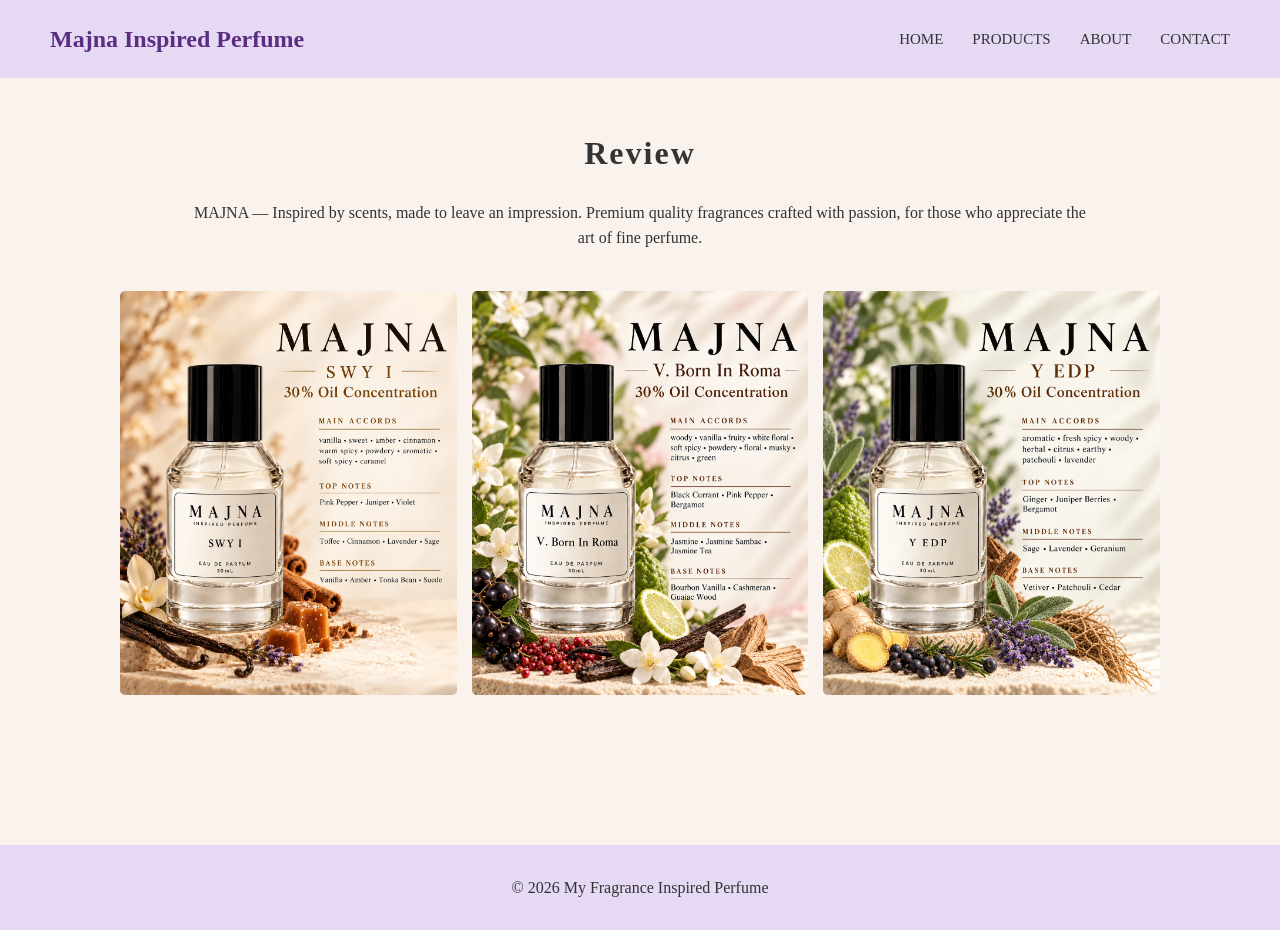
<file: index.html>
<DOCTYPE html>
<html lang="tl">
<head>
    <meta charset="UTF-8">
    <meta name="viewport" content="width=device-width, initial-scale=1.0">
    <title>Majna Inspired Perfume</title>
    <link rel="stylesheet" href="style.css">
</head>
<body>

    <!-- Header / Navigation -->
    <header>
        <div class="logo">
            <h1>Majna Inspired Perfume</h1>
        </div>
        <nav>
            <a href="#">HOME</a>
            <a href="products.html">PRODUCTS</a>
            <a href="#">ABOUT</a>
            <a href="#">CONTACT</a>
        </nav>
    </header>

    <!-- Main Content -->
    <main>
        <h2>Review</h2>
        <p>MAJNA — Inspired by scents, made to leave an impression. Premium quality fragrances crafted with passion, for those who appreciate the art of fine perfume.</p>
        
        <div class="gallery">
            <img src="bottles1.jpg" alt="Clear Bottles">
            <img src="bottles2.jpg" alt="Colorful Bottles">
            <img src="bottles3.jpg" alt="Reed Diffusers">
        </div>
    </main>

    <!-- Footer -->
    <footer>
        <p>&copy; 2026 My Fragrance Inspired Perfume</p>
    </footer>

</body>
</html>
</file>
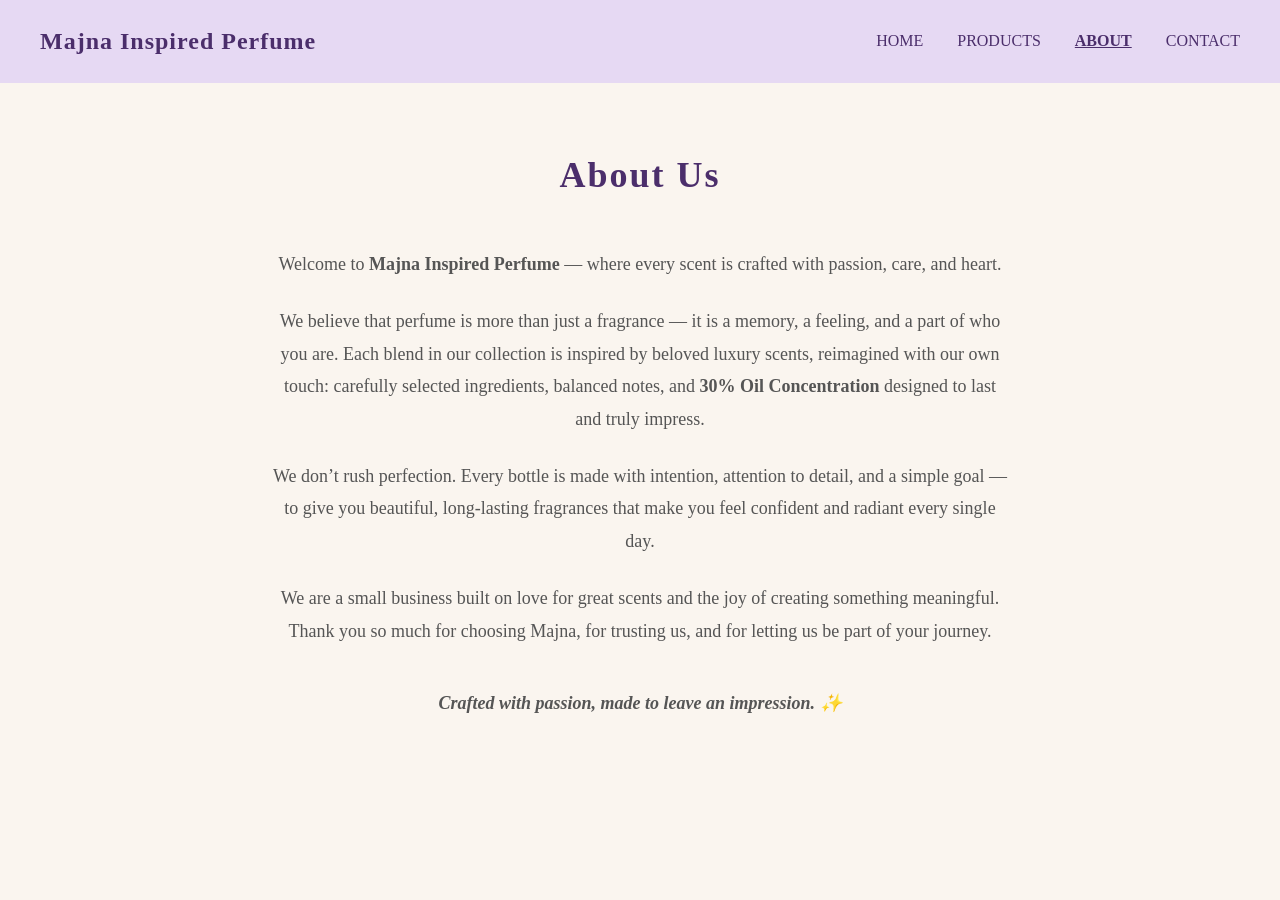
<file: about.html>
<!DOCTYPE html>
<html lang="en">
<head>
    <meta charset="UTF-8">
    <meta name="viewport" content="width=device-width, initial-scale=1.0">
    <title>About - Majna Inspired Perfume</title>
    <style>
        * {
            margin: 0;
            padding: 0;
            box-sizing: border-box;
            font-family: 'Georgia', serif;
        }

        body {
            background-color: #faf5ef;
            color: #333;
            line-height: 1.8;
        }

        header {
            background-color: #e6d9f3;
            padding: 20px 40px;
            display: flex;
            justify-content: space-between;
            align-items: center;
        }

        .logo {
            font-size: 24px;
            font-weight: bold;
            color: #4b2e6b;
            letter-spacing: 1px;
        }

        nav a {
            margin-left: 30px;
            text-decoration: none;
            color: #4b2e6b;
            font-size: 16px;
        }

        nav a:hover,
        nav a.active {
            text-decoration: underline;
            font-weight: bold;
        }

        .about-container {
            max-width: 800px;
            margin: 60px auto;
            padding: 0 30px;
            text-align: center;
        }

        .about-container h1 {
            font-size: 36px;
            color: #4b2e6b;
            margin-bottom: 40px;
            letter-spacing: 2px;
        }

        .about-container p {
            font-size: 18px;
            margin-bottom: 25px;
            color: #555;
        }

        .tagline {
            margin-top: 40px;
            font-size: 20px;
            font-style: italic;
            color: #7b52a0;
            font-weight: bold;
        }

        @media (max-width: 600px) {
            header {
                flex-direction: column;
                gap: 15px;
            }
            nav a {
                margin: 0 10px;
            }
        }
    </style>
</head>
<body>

    <header>
        <div class="logo">Majna Inspired Perfume</div>
        <nav>
            <a href="index.html">HOME</a>
            <a href="products.html">PRODUCTS</a>
            <a href="about.html" class="active">ABOUT</a>
            <a href="contact.html">CONTACT</a>
        </nav>
    </header>

    <main class="about-container">
        <h1>About Us</h1>

        <p>Welcome to <strong>Majna Inspired Perfume</strong> — where every scent is crafted with passion, care, and heart.</p>

        <p>We believe that perfume is more than just a fragrance — it is a memory, a feeling, and a part of who you are. Each blend in our collection is inspired by beloved luxury scents, reimagined with our own touch: carefully selected ingredients, balanced notes, and <strong>30% Oil Concentration</strong> designed to last and truly impress.</p>

        <p>We don’t rush perfection. Every bottle is made with intention, attention to detail, and a simple goal — to give you beautiful, long-lasting fragrances that make you feel confident and radiant every single day.</p>

        <p>We are a small business built on love for great scents and the joy of creating something meaningful. Thank you so much for choosing Majna, for trusting us, and for letting us be part of your journey.</p>

        <p class="tagline">Crafted with passion, made to leave an impression. ✨</p>
    </main>

</body>
</html>
</file>
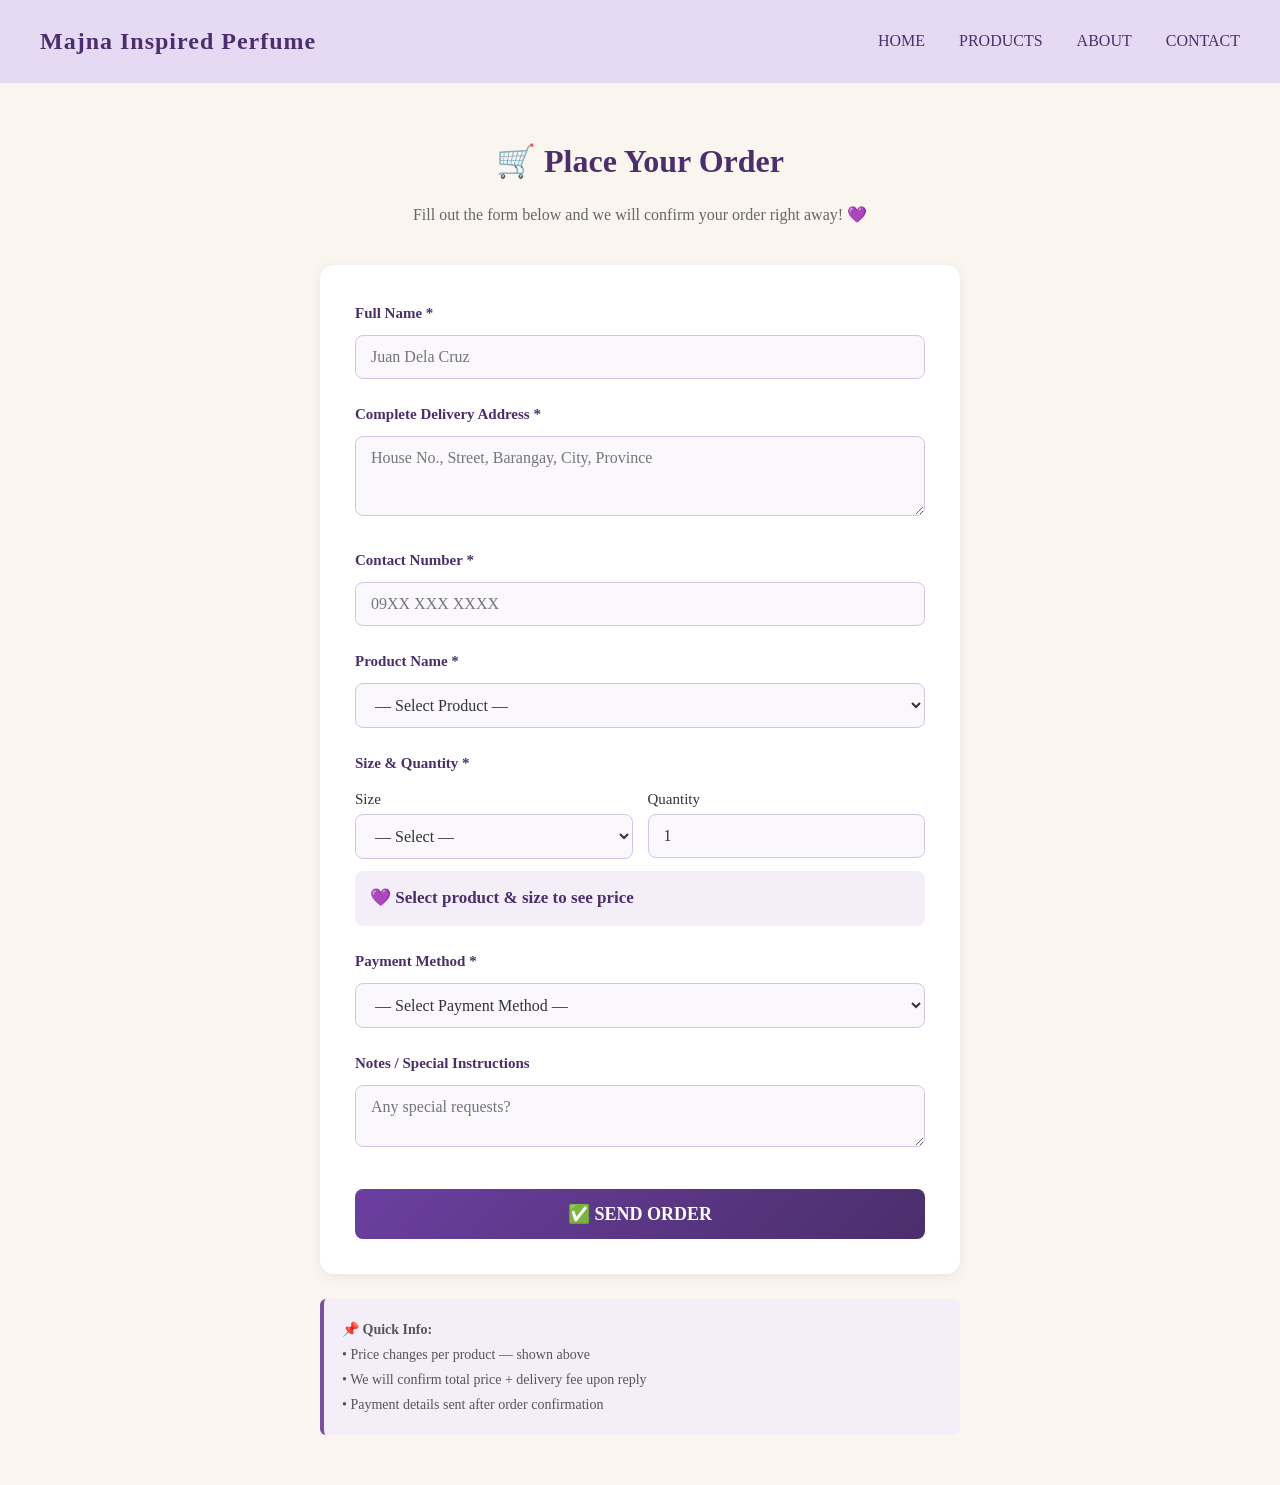
<file: checkout.html>
<!DOCTYPE html>
<html lang="en">
<head>
    <meta charset="UTF-8">
    <meta name="viewport" content="width=device-width, initial-scale=1.0">
    <title>Checkout / Order - Majna Inspired Perfume</title>
    <style>
        * {
            margin: 0;
            padding: 0;
            box-sizing: border-box;
            font-family: 'Georgia', serif;
        }

        body {
            background-color: #faf5ef;
            color: #333;
            line-height: 1.8;
        }

        header {
            background-color: #e6d9f3;
            padding: 20px 40px;
            display: flex;
            justify-content: space-between;
            align-items: center;
            flex-wrap: wrap;
        }

        .logo {
            font-size: 24px;
            font-weight: bold;
            color: #4b2e6b;
            letter-spacing: 1px;
        }

        nav a {
            margin-left: 30px;
            text-decoration: none;
            color: #4b2e6b;
            font-size: 16px;
        }

        nav a:hover {
            text-decoration: underline;
            font-weight: bold;
        }

        .form-container {
            max-width: 700px;
            margin: 50px auto;
            padding: 0 30px;
        }

        .form-container h1 {
            font-size: 32px;
            color: #4b2e6b;
            text-align: center;
            margin-bottom: 10px;
        }

        .form-container p.intro {
            text-align: center;
            color: #666;
            margin-bottom: 35px;
        }

        .order-form {
            background: #fff;
            padding: 35px;
            border-radius: 14px;
            box-shadow: 0 3px 12px rgba(75, 46, 107, 0.08);
        }

        .form-group {
            margin-bottom: 22px;
        }

        label {
            display: block;
            color: #4b2e6b;
            font-weight: bold;
            margin-bottom: 8px;
            font-size: 15px;
        }

        input, select, textarea {
            width: 100%;
            padding: 12px 15px;
            border: 1px solid #d4c4e8;
            border-radius: 8px;
            font-size: 16px;
            background-color: #faf8fc;
            color: #333;
        }

        input:focus, select:focus, textarea:focus {
            outline: none;
            border-color: #7b52a0;
            background-color: #fff;
        }

        .size-row {
            display: flex;
            gap: 15px;
            flex-wrap: wrap;
        }

        .size-col {
            flex: 1;
            min-width: 140px;
        }

        .price-display {
            background-color: #f4eef9;
            padding: 12px 15px;
            border-radius: 8px;
            margin-top: 12px;
            font-size: 17px;
            color: #4b2e6b;
            font-weight: bold;
        }

        button {
            width: 100%;
            padding: 14px;
            background: linear-gradient(135deg, #6b3fa0, #4b2e6b);
            color: #fff;
            border: none;
            border-radius: 8px;
            font-size: 18px;
            font-weight: bold;
            cursor: pointer;
            margin-top: 10px;
            transition: 0.3s;
        }

        button:hover {
            background: linear-gradient(135deg, #7b52a0, #5b3e7b);
            transform: translateY(-2px);
        }

        .note {
            margin-top: 25px;
            padding: 18px;
            background-color: #f4eef9;
            border-left: 4px solid #7b52a0;
            border-radius: 6px;
            font-size: 14px;
            color: #555;
        }

        .success-msg {
            display: none;
            background-color: #eef9f0;
            border-left: 4px solid #4b9b6e;
            padding: 20px;
            margin-top: 20px;
            border-radius: 6px;
            color: #2f6b4a;
            text-align: center;
        }

        @media (max-width: 600px) {
            header { flex-direction: column; gap: 12px; }
            nav a { margin: 0 8px; font-size: 14px; }
            .order-form { padding: 20px; }
        }
    </style>
</head>
<body>

    <header>
        <div class="logo">Majna Inspired Perfume</div>
        <nav>
            <a href="index.html">HOME</a>
            <a href="products.html">PRODUCTS</a>
            <a href="about.html">ABOUT</a>
            <a href="contact.html">CONTACT</a>
        </nav>
    </header>

    <main class="form-container">
        <h1>🛒 Place Your Order</h1>
        <p class="intro">Fill out the form below and we will confirm your order right away! 💜</p>

        <form class="order-form" id="orderForm">
            <div class="form-group">
                <label for="name">Full Name *</label>
                <input type="text" id="name" required placeholder="Juan Dela Cruz">
            </div>

            <div class="form-group">
                <label for="address">Complete Delivery Address *</label>
                <textarea id="address" rows="3" required placeholder="House No., Street, Barangay, City, Province"></textarea>
            </div>

            <div class="form-group">
                <label for="phone">Contact Number *</label>
                <input type="tel" id="phone" required placeholder="09XX XXX XXXX">
            </div>

            <!-- PRODUKTO - MAY SARILING PRESYO ANG BAWAT ISA -->
            <div class="form-group">
                <label for="product">Product Name *</label>
                <select id="product" required>
                    <option value="">— Select Product —</option>
                    <option value="SWY I">SWY I</option>
                    <option value="Imagination">Imagination</option>
                    <option value="Y EDP">Y EDP</option>
                    <option value="V. Born In Roma">V. Born In Roma</option>
                    <option value="Versace Eros Flame">Versace Eros Flame</option>
                    <option value="Versace Eros">Versace Eros</option>
                    <option value="Polo Red">Polo Red</option>
                    <option value="Blue Talisman">Blue Talisman</option>
                    <option value="Spicebomb">Spicebomb</option>
                    <option value="Prada Candy">Prada Candy</option>
                    <option value="La Nuit de L'Homme">La Nuit de L'Homme</option>
                </select>
            </div>

            <div class="form-group">
                <label>Size & Quantity *</label>
                <div class="size-row">
                    <div class="size-col">
                        <label style="all:unset; font-weight:normal; color:#333; font-size:15px;">Size</label>
                        <select id="size" required>
                            <option value="">— Select —</option>
                            <option value="30ml">30ml</option>
                            <option value="50ml">50ml</option>
                        </select>
                    </div>
                    <div class="size-col">
                        <label style="all:unset; font-weight:normal; color:#333; font-size:15px;">Quantity</label>
                        <input type="number" id="qty" min="1" max="10" value="1" required>
                    </div>
                </div>
                <div class="price-display" id="priceDisplay">💜 Select product & size to see price</div>
            </div>

            <div class="form-group">
                <label for="payment">Payment Method *</label>
                <select id="payment" required>
                    <option value="">— Select Payment Method —</option>
                    <option value="GCash">GCash</option>
                    
                </select>
                <!-- GCash Instructions - Lalabas kapag GCash ang pinili -->
<div id="gcashNote" style="display:none; background:#f0f4ff; padding:15px; border-radius:8px; border-left:4px solid #4285f4; margin-top:12px;">
    <strong>💙 GCash Payment Instructions:</strong><br>
    ✔️ We will reply within 24 hours with our GCash number & total amount<br>
    ✔️ Please send payment ONLY AFTER we confirm your order<br>
    ✔️ Send screenshot of payment to us via Facebook or Email 💜
</div>
            </div>

            <div class="form-group">
                <label for="message">Notes / Special Instructions</label>
                <textarea id="message" rows="2" placeholder="Any special requests?"></textarea>
            </div>

            <button type="submit">✅ SEND ORDER</button>
        </form>

        <div class="success-msg" id="successMsg">
            <strong>Order Sent Successfully! ✨</strong><br>
            Thank you! We will confirm your order & total price within 24 hours. 💜
        </div>

        <div class="note">
            <strong>📌 Quick Info:</strong><br>
            • Price changes per product — shown above<br>
            • We will confirm total price + delivery fee upon reply<br>
            • Payment details sent after order confirmation
        </div>
    </main>

    <script>
        // ==========================================================
        // ✏️ ILAGAY MO ANG PRESYO NG BAWAT PRODUKTO DITO 👇
        // ==========================================================
        const PRICES = {
            "SWY I":               { ml30: 450, ml50: 750 },
            "Imagination":        { ml30: 450, ml50: 750 },
            "Y EDP":               { ml30: 450, ml50: 750 },
            "V. Born In Roma":     { ml30: 450, ml50: 750 },
            "Versace Eros Flame":  { ml30: 450, ml50: 750 },
            "Versace Eros":        { ml30: 450, ml50: 750 },
            "Polo Red":            { ml30: 450, ml50: 750 },
            "Blue Talisman":       { ml30: 450, ml50: 750 },
            "Spicebomb":           { ml30: 450, ml50: 750 },
            "Prada Candy":         { ml30: 450, ml50: 750 },
            "La Nuit de L'Homme":  { ml30: 450, ml50: 750 }
        };
        // ==========================================================
        // PALITAN MO LANG ANG MGA NUMERO SA TAAS ✏️
        // ==========================================================

        const productSelect = document.getElementById('product');
        const sizeSelect = document.getElementById('size');
        const qtyInput = document.getElementById('qty');
        const priceDisplay = document.getElementById('priceDisplay');

        // I-update ang presyo kapag may napili
        function updatePrice() {
            const product = productSelect.value;
            const size = sizeSelect.value;
            const qty = parseInt(qtyInput.value) || 1;

            if (!product || !size) {
                priceDisplay.innerHTML = '💜 Select product & size to see price';
                return;
            }

            const priceData = PRICES[product];
            if (!priceData) {
                priceDisplay.innerHTML = '⚠️ Product not found';
                return;
            }

            const priceEach = size === '30ml' ? priceData.ml30 : priceData.ml50;
            const total = priceEach * qty;

            priceDisplay.innerHTML = `💰 Price: ₱${priceEach.toLocaleString()} each &nbsp;|&nbsp; Total: ₱${total.toLocaleString()}`;
        }

        productSelect.addEventListener('change', updatePrice);
        sizeSelect.addEventListener('change', updatePrice);
        qtyInput.addEventListener('input', updatePrice);
        // GCash note toggle
const paymentSelect = document.getElementById('payment');
const gcashNote = document.getElementById('gcashNote');

paymentSelect.addEventListener('change', function() {
    if (this.value === 'GCash') {
        gcashNote.style.display = 'block';
    } else {
        gcashNote.style.display = 'none';
    }
});

        // Kapag nag-submit ng order
        document.getElementById('orderForm').addEventListener('submit', function(e) {
            e.preventDefault();

            const name = document.getElementById('name').value;
            const address = document.getElementById('address').value;
            const phone = document.getElementById('phone').value;
            const product = document.getElementById('product').value;
            const size = document.getElementById('size').value;
            const qty = document.getElementById('qty').value;
            const payment = document.getElementById('payment').value;
            const message = document.getElementById('message').value || 'None';

            // Kunin ang tamang presyo
            const priceData = PRICES[product];
            const priceEach = size === '30ml' ? priceData.ml30 : priceData.ml50;
            const totalPrice = priceEach * parseInt(qty);

            // Buuin ang mensahe
            const orderText = `
🛒 NEW ORDER FROM MAJNA WEBSITE

👤 Customer Name: ${name}
📍 Delivery Address: ${address}
📱 Contact Number: ${phone}

🛍️ ORDER DETAILS:
Product: ${product}
Size: ${size}
Quantity: ${qty} pcs
Price Each: ₱${priceEach.toLocaleString()}
ESTIMATED TOTAL: ₱${totalPrice.toLocaleString()}

💳 Payment Method: ${payment}

📝 Notes: ${message}
            `.trim();

          // =====================================================
// ✅ DUMATING AGAD SA EMAIL MO + NOTIFIKASYON 📧
// =====================================================

// PALITAN MO ITO NG IYONG TOTOONG EMAIL
const yourEmail = 'Rashidusain24@gmail.com';  // ← ILAGAY ANG EMAIL MO

// Gumawa ng buong mensahe
const subject = encodeURIComponent(`🛒 NEW ORDER: ${product} - ${name}`);
const body = encodeURIComponent(orderText);


// ✅ DIREKTANG LINK SA PAGE MO — GAMIT ANG PAGE ID MO
const fbPageId = "61593736892215";
const messengerLink = "https://m.me/" + fbPageId + "?text=" + encodeURIComponent(orderText);

// ✅ BUBUKAS AGAD SA MESSENGER NG PAGE MO
window.open(messengerLink, "_blank");

// ✅ IPAPAKITA RIN ANG LINK — PANG-SIGURADO
alert("✅ Order Sent! 💜\n\n👉 Bubukas sa Messenger ng iyong Page!\n\n👉 Kung hindi bumukas agad, pindutin ang link:\n\n" + messengerLink);

// ✅ IPAPAKITA RIN SA PAHINA — MAY PINDUTAN
document.getElementById("successMsg").innerHTML = 
  "✅ Order Sent! 💜<br><br>" +
  "<a href='" + messengerLink + "' target='_blank' style='color: #7821ec; font-weight: bold; font-size: 16px;'>" +
  "👉 PINDUTIN DITO para pumunta sa Messenger</a>";

// ✅ I-reset ang form
document.getElementById("successMsg").style.display = "block";
document.getElementById("orderForm").reset();
priceDisplay.innerHTML = "💜 Select product & size to see price";
// =====================================================
// 💡 PAANO MO MALALAMAN NA MAY ORDER?
// =====================================================
// 1. 📧 DARATING AGAD SA EMAIL INBOX MO
// 2. 📱 KUNG MAY EMAIL APP KA SA CELLPHONE → MAY NOTIFIKASYON KA AGAD
// 3. 💜 BASAHIN MO ANG DETALYE → I-REPLY MO SA CUSTOMER
        });
    </script>
</body>
</html>
</file>
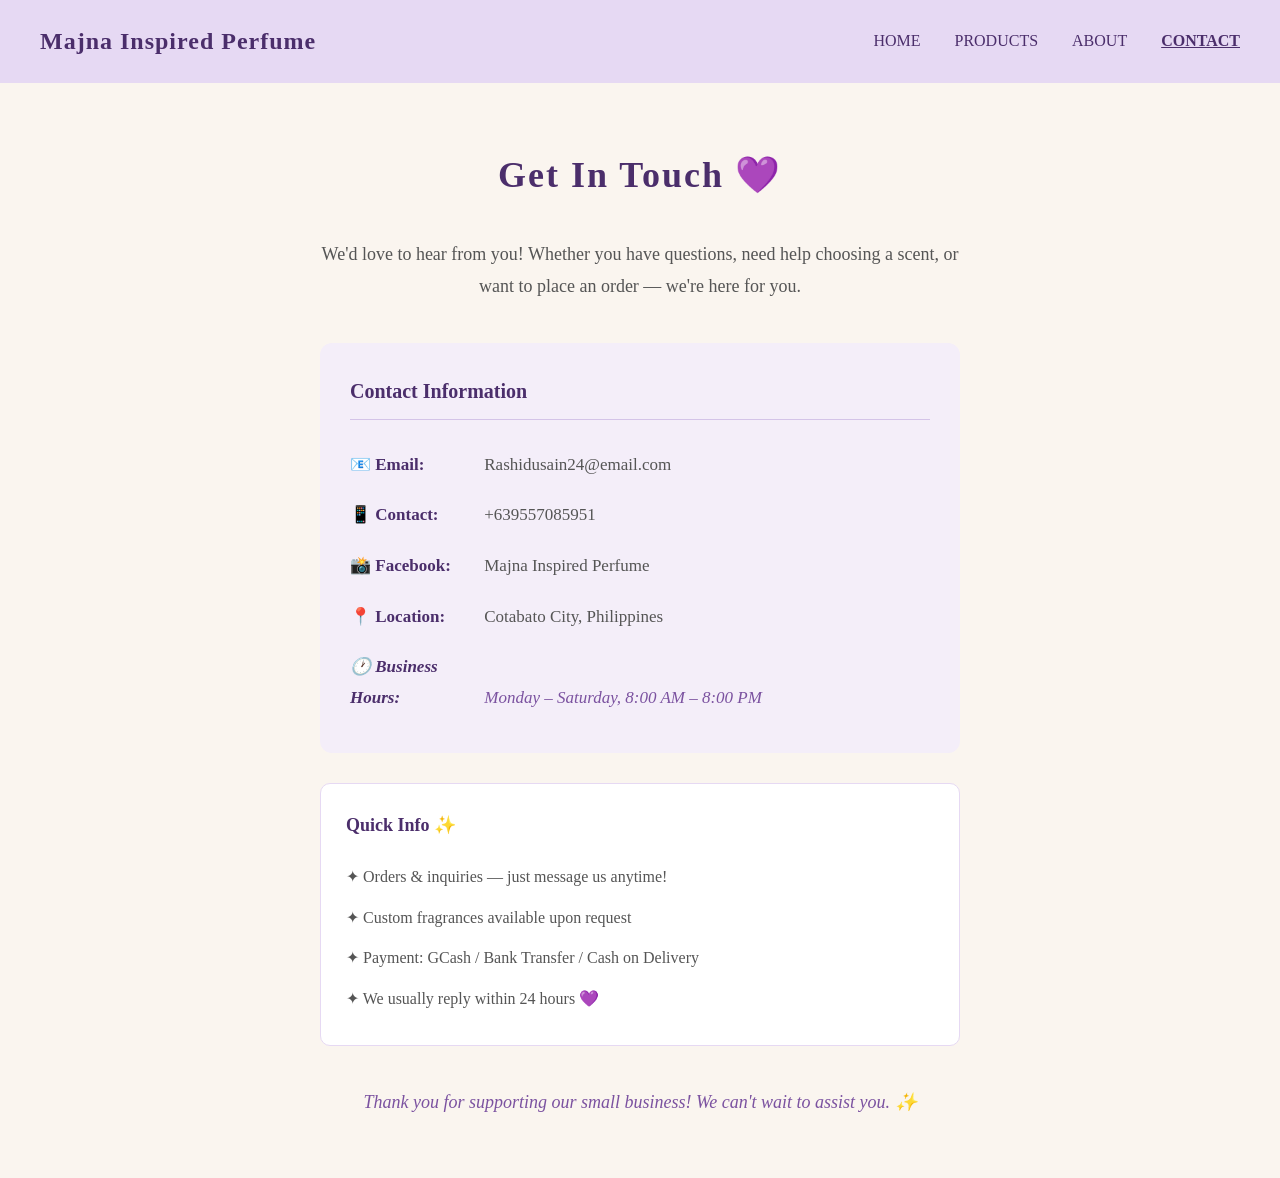
<file: contact.html>
<!DOCTYPE html>
<html lang="en">
<head>
    <meta charset="UTF-8">
    <meta name="viewport" content="width=device-width, initial-scale=1.0">
    <title>Contact - Majna Inspired Perfume</title>
    <style>
        * {
            margin: 0;
            padding: 0;
            box-sizing: border-box;
            font-family: 'Georgia', serif;
        }

        body {
            background-color: #faf5ef;
            color: #333;
            line-height: 1.8;
        }

        header {
            background-color: #e6d9f3;
            padding: 20px 40px;
            display: flex;
            justify-content: space-between;
            align-items: center;
            flex-wrap: wrap;
        }

        .logo {
            font-size: 24px;
            font-weight: bold;
            color: #4b2e6b;
            letter-spacing: 1px;
        }

        nav a {
            margin-left: 30px;
            text-decoration: none;
            color: #4b2e6b;
            font-size: 16px;
        }

        nav a:hover,
        nav a.active {
            text-decoration: underline;
            font-weight: bold;
        }

        .contact-container {
            max-width: 700px;
            margin: 60px auto;
            padding: 0 30px;
        }

        .contact-container h1 {
            font-size: 36px;
            color: #4b2e6b;
            margin-bottom: 30px;
            text-align: center;
            letter-spacing: 2px;
        }

        .intro-text {
            text-align: center;
            font-size: 18px;
            color: #555;
            margin-bottom: 40px;
        }

        .contact-box {
            background-color: #f4eef9;
            border-radius: 12px;
            padding: 30px;
            margin-bottom: 30px;
        }

        .contact-box h2 {
            color: #4b2e6b;
            font-size: 20px;
            margin-bottom: 20px;
            padding-bottom: 10px;
            border-bottom: 1px solid #d4c4e8;
        }

        .contact-item {
            padding: 10px 0;
            font-size: 17px;
            color: #555;
        }

        .contact-item strong {
            color: #4b2e6b;
            display: inline-block;
            width: 130px;
        }

        .hours {
            color: #7b52a0;
            font-style: italic;
        }

        .quick-info {
            background-color: #fff;
            border: 1px solid #e6d9f3;
            border-radius: 10px;
            padding: 25px;
        }

        .quick-info h3 {
            color: #4b2e6b;
            margin-bottom: 15px;
            font-size: 18px;
        }

        .quick-info p {
            padding: 6px 0;
            color: #555;
        }

        .closing {
            text-align: center;
            margin-top: 40px;
            font-size: 18px;
            color: #7b52a0;
            font-style: italic;
        }

        @media (max-width: 600px) {
            header {
                flex-direction: column;
                gap: 15px;
            }
            nav a {
                margin: 0 10px;
            }
            .contact-item strong {
                display: block;
                margin-bottom: 3px;
            }
        }
    </style>
</head>
<body>

    <header>
        <div class="logo">Majna Inspired Perfume</div>
        <nav>
            <a href="index.html">HOME</a>
            <a href="products.html">PRODUCTS</a>
            <a href="about.html">ABOUT</a>
            <a href="contact.html" class="active">CONTACT</a>
        </nav>
    </header>

    <main class="contact-container">
        <h1>Get In Touch 💜</h1>

        <p class="intro-text">We'd love to hear from you! Whether you have questions, need help choosing a scent, or want to place an order — we're here for you.</p>

        <div class="contact-box">
            <h2>Contact Information</h2>

            <div class="contact-item">
                <strong>📧 Email:</strong> Rashidusain24@email.com
            </div>
            <div class="contact-item">
                <strong>📱 Contact:</strong> +639557085951
            </div>
            <div class="contact-item">
                <strong>📸 Facebook:</strong> Majna Inspired Perfume
            </div>
            <div class="contact-item">
                <strong>📍 Location:</strong> Cotabato City, Philippines
            </div>
            <div class="contact-item hours">
                <strong>🕐 Business Hours:</strong> Monday – Saturday, 8:00 AM – 8:00 PM
            </div>
        </div>

        <div class="quick-info">
            <h3>Quick Info ✨</h3>
            <p>✦ Orders & inquiries — just message us anytime!</p>
            <p>✦ Custom fragrances available upon request</p>
            <p>✦ Payment: GCash / Bank Transfer / Cash on Delivery</p>
            <p>✦ We usually reply within 24 hours 💜</p>
        </div>

        <p class="closing">Thank you for supporting our small business! We can't wait to assist you. ✨</p>
    </main>

</body>
</html>
</file>
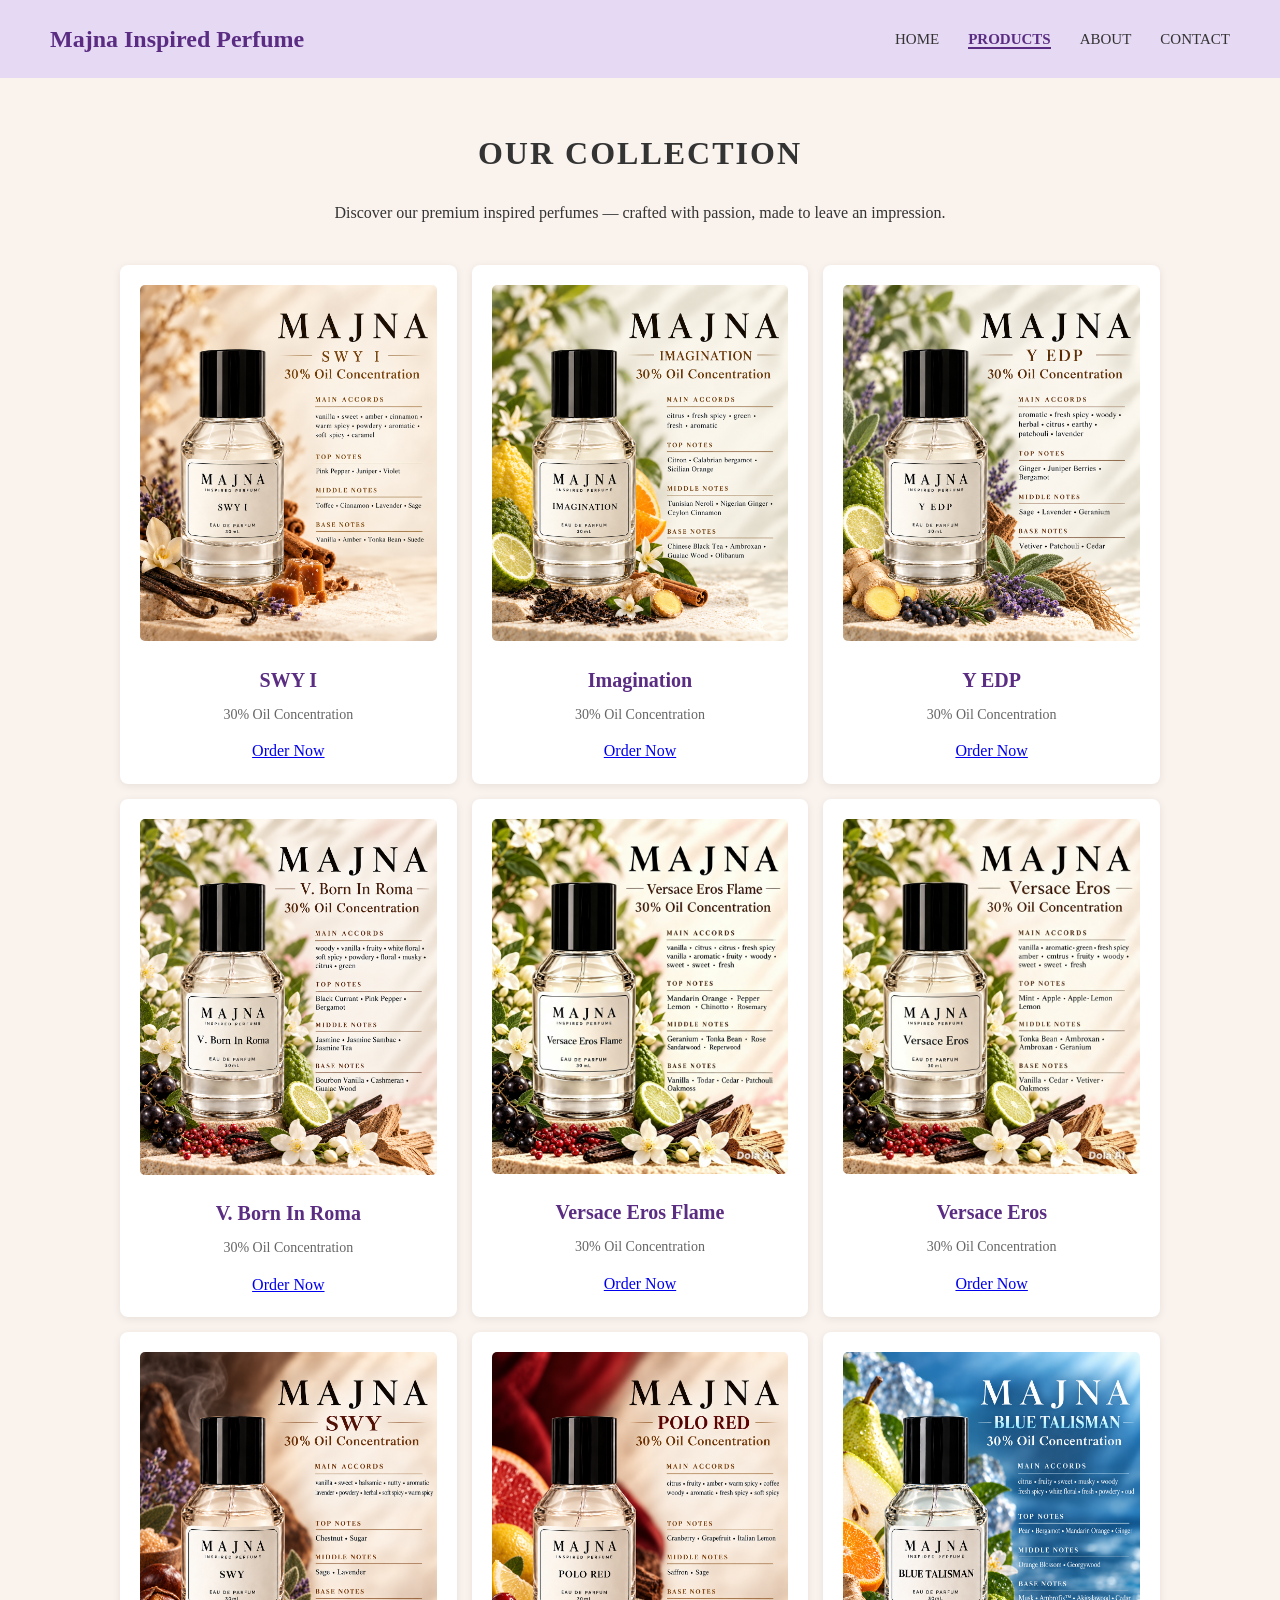
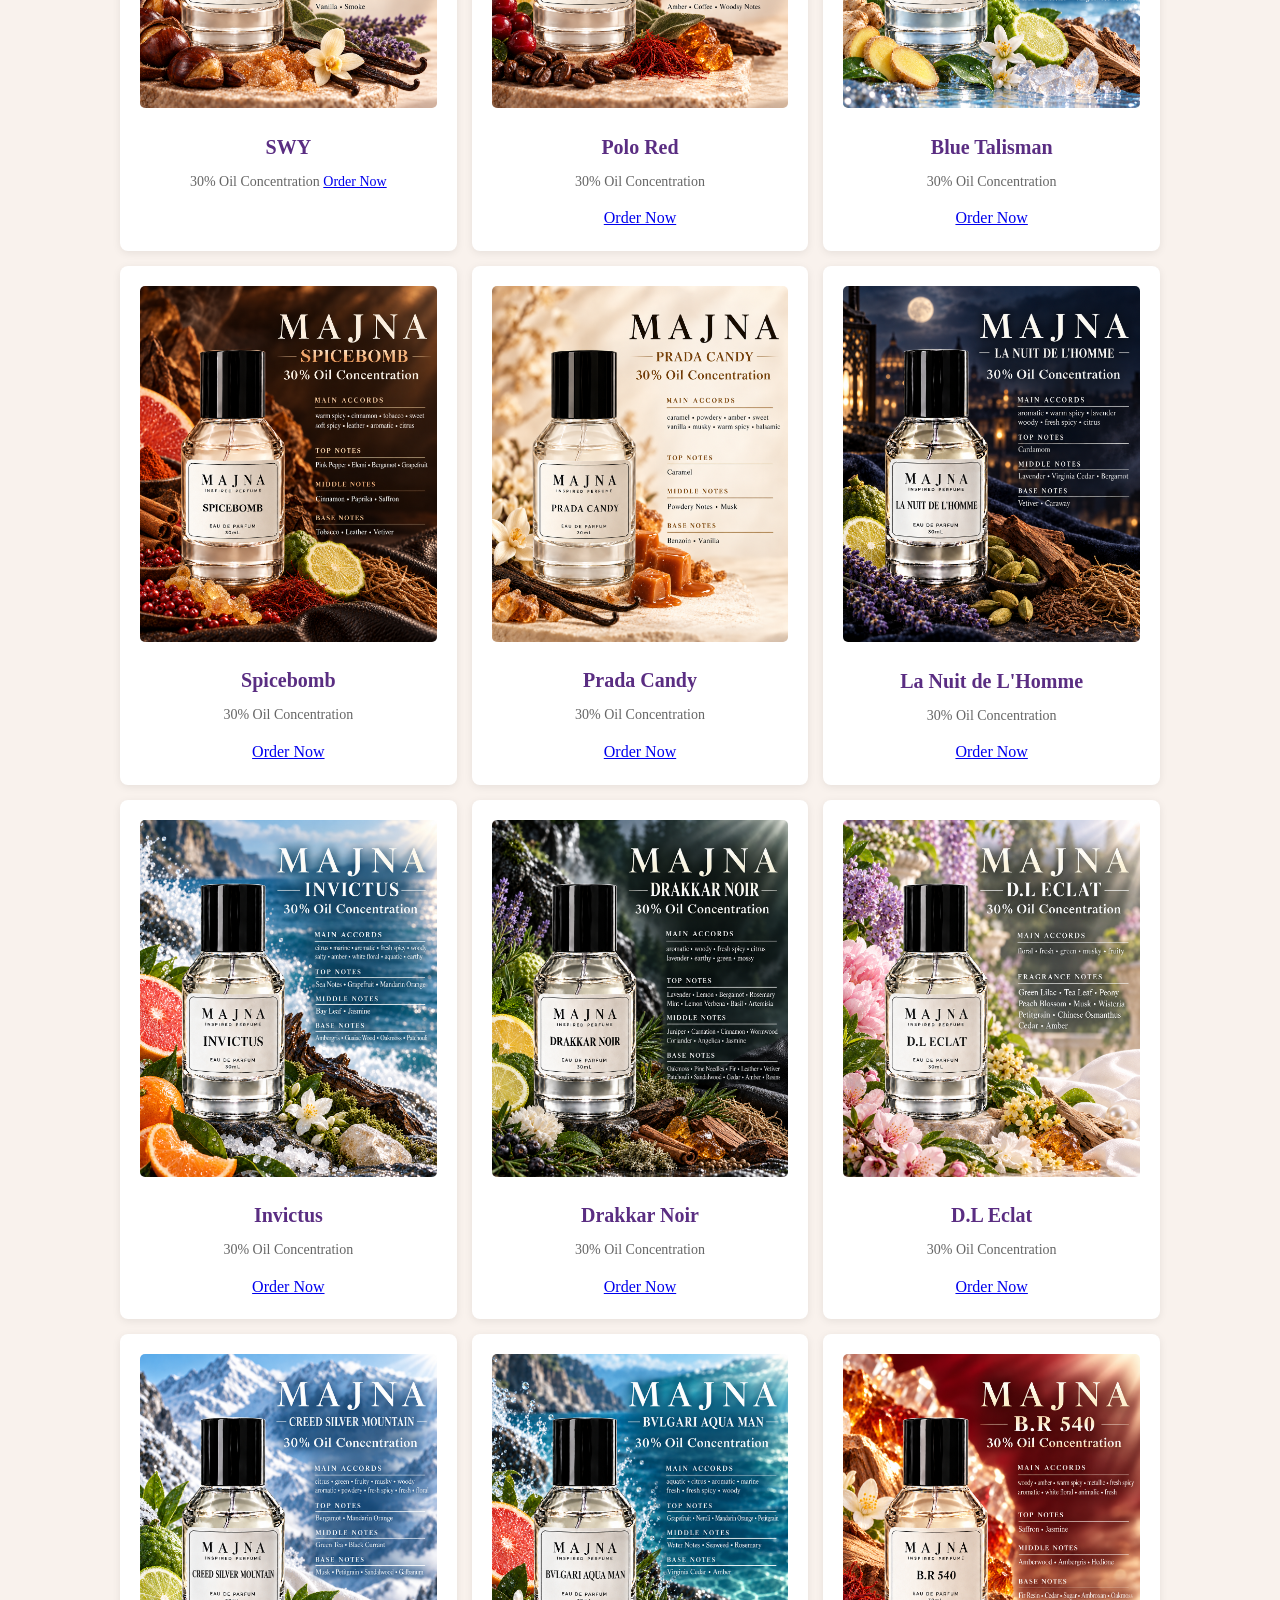
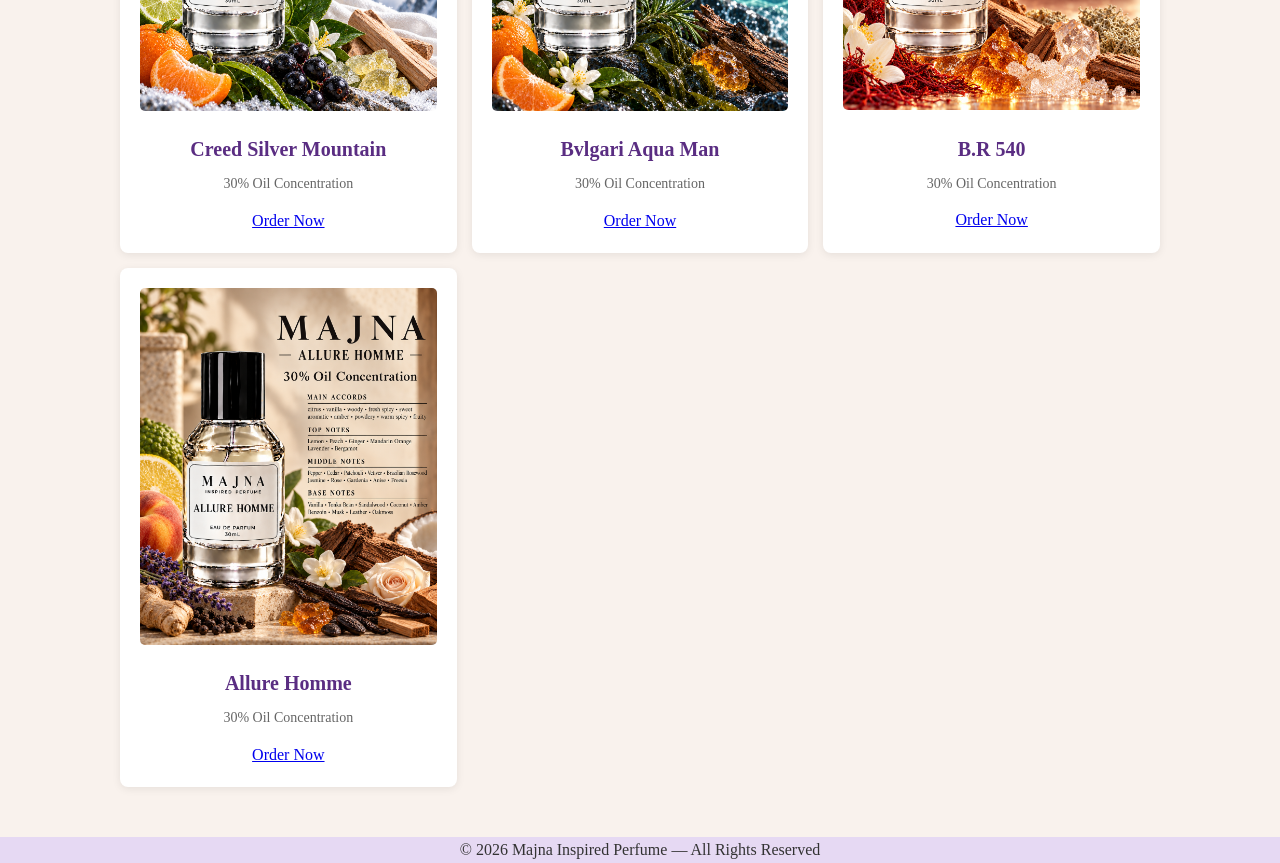
<file: products.html>
<!DOCTYPE html>
<html lang="tl">
<head>
    <meta charset="UTF-8">
    <meta name="viewport" content="width=device-width, initial-scale=1.0">
    <title>Products - Majna Inspired Perfume</title>
    <link rel="stylesheet" href="style.css">
</head>
<body>

    <!-- Header / Navigation -->
    <header>
        <div class="logo">
            <h1>Majna Inspired Perfume</h1>
        </div>
        <nav>
            <a href="index.html">HOME</a>
            <a href="products.html" class="active">PRODUCTS</a>
            <a href="about.html">ABOUT</a>
            <a href="contact.html">CONTACT</a>
        </nav>
    </header>

    <!-- Products Section -->
    <main>
        <h2>OUR COLLECTION</h2>
        <p>Discover our premium inspired perfumes — crafted with passion, made to leave an impression.</p>
        
        <div class="gallery">
            <!-- Row 1 -->
            <div class="product-card">
                <img src="bottles1.jpg" alt="SWY I">
                <h3>SWY I</h3>
                <p>30% Oil Concentration</p>
                <a href="checkout.html" class="button">Order Now</a>
            </div>
            <div class="product-card">
                <img src="imagination.jpg" alt="imagination">
                <h3>Imagination</h3>
                <p>30% Oil Concentration</p>
                <a href="checkout.html" class="button">Order Now</a>
            </div>
            <div class="product-card">
                <img src="bottles3.jpg" alt="Y EDP">
                <h3>Y EDP</h3>
                <p>30% Oil Concentration</p>
                <a href="checkout.html" class="button">Order Now</a>
            </div>

            <!-- Row 2 -->
            <div class="product-card">
                <img src="bottles2.jpg" alt="V.Born In Roma">
                <h3>V. Born In Roma</h3>
                <p>30% Oil Concentration</p>
                <a href="checkout.html" class="button">Order Now</a>
            </div>
            <div class="product-card">
                <img src="versace eros flame.jpg" alt="Versace eros flame">
                <h3>Versace Eros Flame</h3>
                <p>30% Oil Concentration</p>
                <a href="checkout.html" class="button">Order Now</a>
            </div>
            <div class="product-card">
                <img src="versace eros.jpg" alt="versace eros">
                <h3>Versace Eros</h3>
                <p>30% Oil Concentration</p>
                <a href="checkout.html" class="button">Order Now</a>
            </div>

            <!-- Row 3 -->
            <div class="product-card">
                <img src="swy.jpg" alt="SWY I">
                <h3>SWY</h3>
                <p>30% Oil Concentration
                <a href="checkout.html" class="button">Order Now</a>
            </div>
            <div class="product-card">
                <img src="polo red.jpg" alt="Polo Red">
                <h3>Polo Red</h3>
                <p>30% Oil Concentration</p>
                <a href="checkout.html" class="button">Order Now</a>
            </div>
            <div class="product-card">
                <img src="blue talisman.jpg" alt="Blue Talisman">
                <h3>Blue Talisman</h3>
                <p>30% Oil Concentration</p>
                <a href="checkout.html" class="button">Order Now</a>
            </div>

            <!-- Row 4 -->
            <div class="product-card">
                <img src="spicebomb.jpg" alt="Spicebome">
                <h3>Spicebomb</h3>
                <p>30% Oil Concentration</p>
                <a href="checkout.html" class="button">Order Now</a>
            </div>
            <div class="product-card">
                <img src="prada candy.jpg" alt="Prada Candy">
                <h3>Prada Candy</h3>
                <p>30% Oil Concentration</p>
                <a href="checkout.html" class="button">Order Now</a>
            </div>
            <div class="product-card">
                <img src="la nuit de l'homme.jpg" alt="La Nuit de L'Homme">
                <h3>La Nuit de L'Homme</h3>
                <p>30% Oil Concentration</p>
                <a href="checkout.html" class="button">Order Now</a>
            </div>

            <!-- Row 5 -->
            <div class="product-card">
                <img src="invictus.jpg" alt="Invictus">
                <h3>Invictus</h3>
                <p>30% Oil Concentration</p>
                <a href="checkout.html" class="button">Order Now</a>
            </div>
            <div class="product-card">
                <img src="drakkar noir.jpg" alt="Drakkar Noir">
                <h3>Drakkar Noir</h3>
                <p>30% Oil Concentration</p>
                <a href="checkout.html" class="button">Order Now</a>
            </div>
            <div class="product-card">
                <img src="dl eclat.jpg" alt="D.L Eclat">
                <h3>D.L Eclat</h3>
                <p>30% Oil Concentration</p>
                <a href="checkout.html" class="button">Order Now</a>
            </div>

            <!-- Row 6 (Last 5) -->
            <div class="product-card">
                <img src="creed silver mountain.jpg" alt="Creed Silver Mountain">
                <h3>Creed Silver Mountain</h3>
                <p>30% Oil Concentration</p>
                <a href="checkout.html" class="button">Order Now</a>
            </div>
            <div class="product-card">
                <img src="bvlgari aqua man.jpg" alt="Bvlgari Aqua Man">
                <h3>Bvlgari Aqua Man</h3>
                <p>30% Oil Concentration</p>
                <a href="checkout.html" class="button">Order Now</a>
            </div>
            <div class="product-card">
                <img src="b.r 540.jpg" alt="B.R 540">
                <h3>B.R 540</h3>
                <p>30% Oil Concentration</p>
                <a href="checkout.html" class="button">Order Now</a>
            </div>
            <div class="product-card">
                <img src="allure homme.jpg" alt="Allure Homme">
                <h3>Allure Homme</h3>
                <p>30% Oil Concentration</p>
                <a href="checkout.html" class="button">Order Now</a>
            </div>
            
        </div>
    </main>

    <!-- Footer -->
    <footer>
        <p>&copy; 2026 Majna Inspired Perfume — All Rights Reserved</p>
    </footer>

</body>
</html>
</file>
<file: style.css>
* {
    margin: 0;
    padding: 0;
    box-sizing: border-box;
    font-family: 'Times New Roman', serif;
}

body {
    background-color: #f9f2ed;
    color: #333;
    line-height: 1.6;
}

header {
    background-color: #e6d9f3;
    padding: 20px 50px;
    display: flex;
    justify-content: space-between;
    align-items: center;
}

.logo h1 {
    color: #5a2d82;
    font-size: 24px;
}

nav a {
    margin-left: 25px;
    text-decoration: none;
    color: #333;
    font-size: 15px;
    text-transform: uppercase;
}

nav a:hover {
    color: #7b48b3;
}

main {
    max-width: 1100px;
    margin: 50px auto;
    padding: 0 30px;
    text-align: center;
}

main h2 {
    font-size: 32px;
    margin-bottom: 20px;
    letter-spacing: 2px;
}

main p {
    max-width: 900px;
    margin: 0 auto 40px;
    font-size: 16px;
}

.gallery {
    display: grid;
    grid-template-columns: repeat(3, 1fr);
    gap: 15px;
}

.gallery img {
    width: 100%;
    height: auto;
    border-radius: 5px;
}

footer {
    text-align: center;
    padding: 30;
    background-color: #e6d9f3;
    margin-top: 150
}

@media(max-width:768px) {
    .gallery { grid-template-columns: 1fr; }
    header { flex-direction: column; gap: 15px; }
}
/* Products Page */
.product-card {
    background: #fff;
    padding: 20px;
    border-radius: 8px;
    box-shadow: 0 2px 8px rgba(0,0,0,0.08);
    transition: 0.3s;
}

.product-card:hover {
    transform: translateY(-5px);
}

.product-card img {
    width: 100%;
    height: auto;
    border-radius: 5px;
    margin-bottom: 15px;
}

.product-card h3 {
    font-size: 20px;
    margin-bottom: 8px;
    color: #5a2d82;
}

.product-card p {
    font-size: 14px;
    color: #666;
    margin-bottom: 12px;
}

.product-card button {
    padding: 8px 20px;
    background: #5a2d82;
    color: #fff;
    border: none;
    border-radius: 4px;
    cursor: pointer;
    font-size: 14px;
}

.product-card button:hover {
    background: #7b48b3;
}

nav a.active {
    color: #5a2d82;
    font-weight: bold;
    border-bottom: 2px solid #5a2d82;
}
</file>
